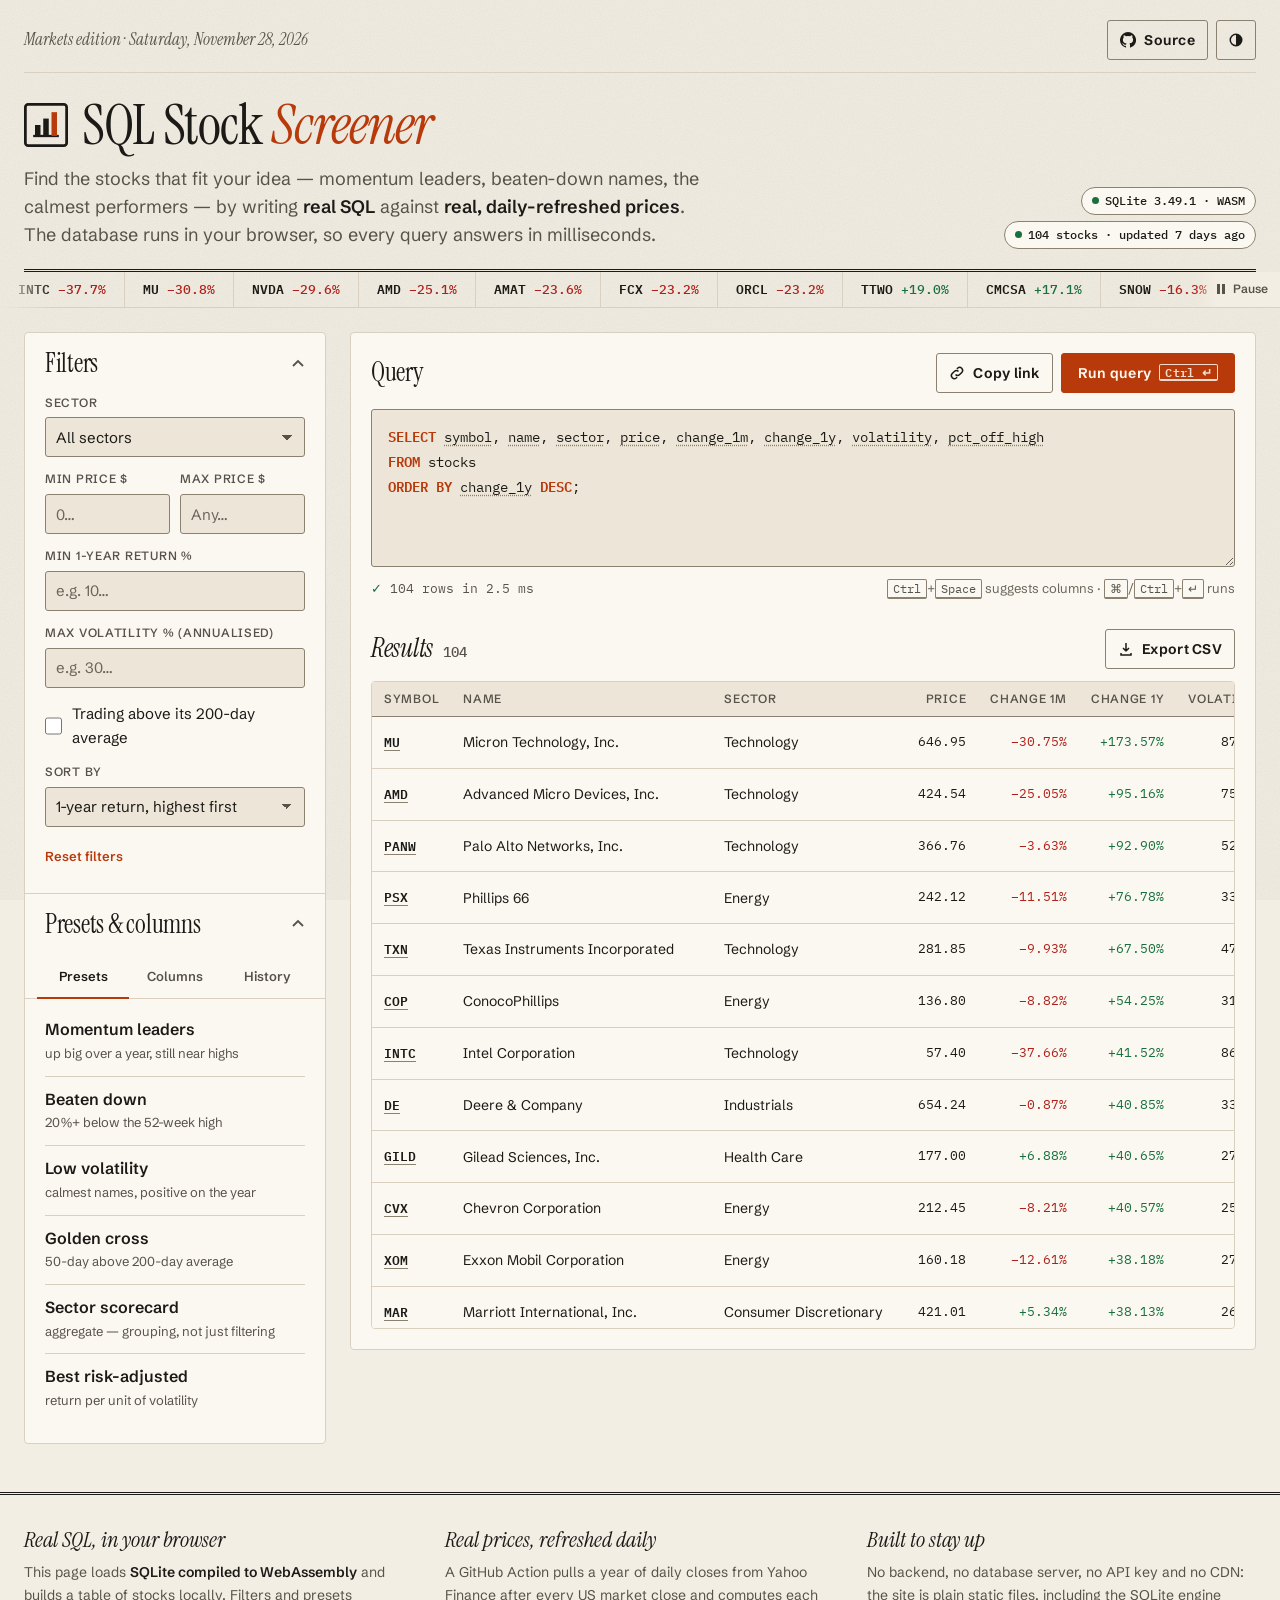
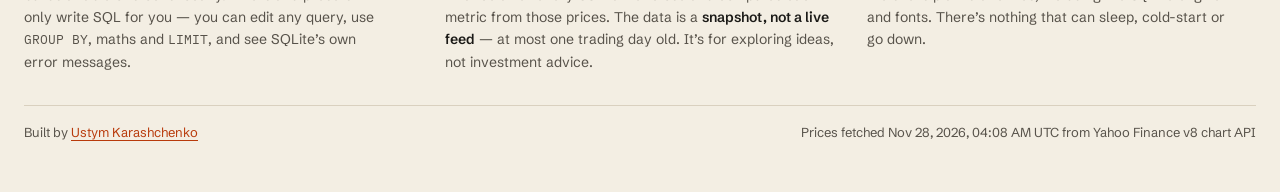
<file: index.html>
<!DOCTYPE html>
<html lang="en">
<head>
<meta charset="utf-8">
<meta name="viewport" content="width=device-width, initial-scale=1">
<title>SQL Stock Screener — query the market in your browser</title>
<meta name="description" content="Screen 100+ US large-caps with real SQL. SQLite runs in your browser via WebAssembly on daily-refreshed prices — no signup, no API key, no server.">
<link rel="canonical" href="https://karashchenkoustym.github.io/Updated-Stock-Screener/">
<meta name="theme-color" content="#F3EEE3" media="(prefers-color-scheme: light)">
<meta name="theme-color" content="#12110F" media="(prefers-color-scheme: dark)">

<meta property="og:type" content="website">
<meta property="og:title" content="SQL Stock Screener — query the market in your browser">
<meta property="og:description" content="Real SQL against real, daily-refreshed prices for 100+ US stocks. SQLite compiled to WebAssembly — nothing to install, nothing to sign up for.">
<meta property="og:url" content="https://karashchenkoustym.github.io/Updated-Stock-Screener/">
<meta property="og:image" content="https://karashchenkoustym.github.io/Updated-Stock-Screener/og-image.png">
<meta property="og:image:width" content="1200">
<meta property="og:image:height" content="630">
<meta name="twitter:card" content="summary_large_image">

<link rel="icon" href="favicon.svg" type="image/svg+xml">
<link rel="preload" href="fonts/instrument-serif-latin-400-normal.woff2" as="font" type="font/woff2" crossorigin>
<link rel="preload" href="fonts/ibm-plex-mono-latin-400-normal.woff2" as="font" type="font/woff2" crossorigin>
<link rel="stylesheet" href="css/style.css">
<script>
  // Apply a saved theme before first paint so there's no flash.
  try { const t = localStorage.getItem("theme"); if (t) document.documentElement.dataset.theme = t; } catch {}
</script>
<script type="application/ld+json">
{
  "@context": "https://schema.org",
  "@type": "WebApplication",
  "name": "SQL Stock Screener",
  "url": "https://karashchenkoustym.github.io/Updated-Stock-Screener/",
  "description": "A stock screener that runs real SQL against SQLite compiled to WebAssembly, entirely in the browser, on daily-refreshed prices for 100+ US large-caps.",
  "applicationCategory": "FinanceApplication",
  "operatingSystem": "Any (web browser)",
  "browserRequirements": "Requires JavaScript and WebAssembly",
  "offers": { "@type": "Offer", "price": "0", "priceCurrency": "USD" },
  "author": { "@type": "Person", "name": "Ustym Karashchenko", "url": "https://github.com/KarashchenkoUstym" }
}
</script>
</head>
<body>
<a class="skip-link" href="#sql">Skip to the SQL editor</a>

<header class="masthead">
  <div class="container">
    <div class="mast-top reveal" style="--d:0">
      <span class="dateline" id="dateline">Markets edition</span>
      <div class="mast-actions">
        <a class="btn" href="https://github.com/KarashchenkoUstym/Updated-Stock-Screener" rel="noopener">
          <svg viewBox="0 0 16 16" aria-hidden="true"><path fill="currentColor" d="M8 0a8 8 0 0 0-2.53 15.59c.4.07.55-.17.55-.38v-1.34c-2.23.48-2.7-1.07-2.7-1.07-.36-.92-.89-1.17-.89-1.17-.73-.5.05-.49.05-.49.8.06 1.23.83 1.23.83.72 1.22 1.87.87 2.33.66.07-.52.28-.87.5-1.07-1.78-.2-3.65-.89-3.65-3.95 0-.87.31-1.59.82-2.15-.08-.2-.36-1.02.08-2.12 0 0 .67-.22 2.2.82a7.6 7.6 0 0 1 4 0c1.53-1.04 2.2-.82 2.2-.82.44 1.1.16 1.92.08 2.12.51.56.82 1.28.82 2.15 0 3.07-1.87 3.75-3.66 3.95.29.25.54.73.54 1.48v2.2c0 .21.15.46.55.38A8 8 0 0 0 8 0Z"/></svg>
          Source
        </a>
        <button class="btn btn-icon" id="themeBtn" type="button" aria-label="Switch to night edition">
          <svg viewBox="0 0 16 16" aria-hidden="true"><path fill="currentColor" d="M8 1.5a6.5 6.5 0 1 0 0 13 6.5 6.5 0 0 0 0-13Zm0 1.5v10a5 5 0 0 1 0-10Z"/></svg>
        </button>
      </div>
    </div>

    <div class="mast-body">
      <div class="reveal" style="--d:1">
        <h1 class="title">
          <svg class="mark" viewBox="0 0 48 48" aria-hidden="true">
            <rect x="1.5" y="1.5" width="45" height="45" rx="3" fill="none" stroke="currentColor" stroke-width="3"/>
            <path d="M10 36h28" stroke="currentColor" stroke-width="2.5"/>
            <rect x="12" y="24" width="6" height="12" fill="currentColor"/>
            <rect x="21" y="17" width="6" height="19" fill="currentColor"/>
            <rect x="30" y="10" width="6" height="26" fill="var(--accent)"/>
          </svg>
          <span>SQL Stock <em>Screener</em></span>
        </h1>
        <p class="standfirst">
          Find the stocks that fit your idea — momentum leaders, beaten-down names, the calmest
          performers — by writing <strong>real SQL</strong> against <strong>real, daily-refreshed prices</strong>.
          The database runs in your browser, so every query answers in milliseconds.
        </p>
      </div>
      <div class="badges reveal" style="--d:2">
        <span class="badge" id="engineBadge">loading SQLite…</span>
        <span class="badge" id="dataBadge">loading data…</span>
      </div>
    </div>
  </div>

  <div class="ticker" id="ticker" hidden>
    <button class="ticker-pause" id="tickerPause" type="button"><svg viewBox="0 0 12 12" aria-hidden="true"><path fill="currentColor" d="M2 1h3v10H2zM7 1h3v10H7z"/></svg> Pause</button>
    <div class="ticker-track">
      <ul id="tickerList" aria-label="Biggest one-month moves"></ul>
      <ul id="tickerClone" aria-hidden="true"></ul>
    </div>
  </div>
</header>

<main class="container layout" id="main">
  <!-- ── Sidebar: filters build SQL; tabs feed the editor ── -->
  <aside class="sidebar panel reveal" style="--d:3" aria-label="Filters and query helpers">
    <details class="filters" id="filters" open>
      <summary>
        <h2 class="h2">Filters</h2>
        <svg class="chev" width="14" height="14" viewBox="0 0 14 14" aria-hidden="true"><path d="M2 5l5 5 5-5" fill="none" stroke="currentColor" stroke-width="1.8"/></svg>
      </summary>
      <div class="filters-body">
        <label class="field"><span class="label">Sector</span>
          <select id="fSector"><option value="">All sectors</option></select>
        </label>
        <div class="field-row">
          <label class="field"><span class="label">Min price $</span>
            <input type="number" id="fPriceMin" name="price_min" autocomplete="off" placeholder="0…" min="0" step="1" inputmode="decimal">
          </label>
          <label class="field"><span class="label">Max price $</span>
            <input type="number" id="fPriceMax" name="price_max" autocomplete="off" placeholder="Any…" min="0" step="1" inputmode="decimal">
          </label>
        </div>
        <label class="field"><span class="label">Min 1-year return %</span>
          <input type="number" id="fRet1y" name="min_return_1y" autocomplete="off" placeholder="e.g. 10…" step="1" inputmode="decimal">
        </label>
        <label class="field"><span class="label">Max volatility % (annualised)</span>
          <input type="number" id="fVol" name="max_volatility" autocomplete="off" placeholder="e.g. 30…" min="0" step="1" inputmode="decimal">
        </label>
        <label class="check">
          <input type="checkbox" id="fAboveSma"> Trading above its 200-day average
        </label>
        <label class="field"><span class="label">Sort by</span>
          <select id="fSort">
            <option value="change_1y DESC">1-year return, highest first</option>
            <option value="change_1y ASC">1-year return, lowest first</option>
            <option value="change_1m DESC">1-month return, highest first</option>
            <option value="volatility ASC">Volatility, calmest first</option>
            <option value="volatility DESC">Volatility, wildest first</option>
            <option value="pct_off_high ASC">Furthest below 52-week high</option>
            <option value="price DESC">Price, highest first</option>
            <option value="symbol ASC">Symbol A–Z</option>
          </select>
        </label>
        <button id="resetBtn" class="text-btn" type="button">Reset filters</button>
      </div>
    </details>

    <details class="filters helpers" id="helpers" open>
    <summary>
      <h2 class="h2">Presets &amp; columns</h2>
      <svg class="chev" width="14" height="14" viewBox="0 0 14 14" aria-hidden="true"><path d="M2 5l5 5 5-5" fill="none" stroke="currentColor" stroke-width="1.8"/></svg>
    </summary>
    <div class="tabs">
      <div class="tablist" role="tablist" aria-label="Query helpers">
        <button class="tab" role="tab" id="tab-presets" aria-controls="panel-presets" aria-selected="true" type="button">Presets</button>
        <button class="tab" role="tab" id="tab-columns" aria-controls="panel-columns" aria-selected="false" tabindex="-1" type="button">Columns</button>
        <button class="tab" role="tab" id="tab-history" aria-controls="panel-history" aria-selected="false" tabindex="-1" type="button">History</button>
      </div>

      <div class="tabpanel" role="tabpanel" id="panel-presets" aria-labelledby="tab-presets" tabindex="0">
        <ul class="list" id="presets"></ul>
      </div>

      <div class="tabpanel" role="tabpanel" id="panel-columns" aria-labelledby="tab-columns" tabindex="0" hidden>
        <p class="panel-note">Table <code>stocks</code> — one row per company. Select a column to insert it at the cursor.</p>
        <ul class="list" id="columns">
          <li><button class="list-btn" type="button" data-col="symbol"><span class="col-type">text</span><span class="col-name">symbol</span><span class="list-note">Ticker, e.g. AAPL. Primary key.</span></button></li>
          <li><button class="list-btn" type="button" data-col="name"><span class="col-type">text</span><span class="col-name">name</span><span class="list-note">Company name.</span></button></li>
          <li><button class="list-btn" type="button" data-col="sector"><span class="col-type">text</span><span class="col-name">sector</span><span class="list-note">One of the 11 GICS sectors, e.g. 'Health Care'.</span></button></li>
          <li><button class="list-btn" type="button" data-col="price"><span class="col-type">real</span><span class="col-name">price</span><span class="list-note">Latest close in US dollars.</span></button></li>
          <li><button class="list-btn" type="button" data-col="change_1m"><span class="col-type">real %</span><span class="col-name">change_1m</span><span class="list-note">Return over the last ~21 trading days.</span></button></li>
          <li><button class="list-btn" type="button" data-col="change_3m"><span class="col-type">real %</span><span class="col-name">change_3m</span><span class="list-note">Return over the last ~63 trading days.</span></button></li>
          <li><button class="list-btn" type="button" data-col="change_1y"><span class="col-type">real %</span><span class="col-name">change_1y</span><span class="list-note">Return over the last year.</span></button></li>
          <li><button class="list-btn" type="button" data-col="high_52w"><span class="col-type">real</span><span class="col-name">high_52w</span><span class="list-note">Highest price in the last 52 weeks.</span></button></li>
          <li><button class="list-btn" type="button" data-col="low_52w"><span class="col-type">real</span><span class="col-name">low_52w</span><span class="list-note">Lowest price in the last 52 weeks.</span></button></li>
          <li><button class="list-btn" type="button" data-col="pct_off_high"><span class="col-type">real %</span><span class="col-name">pct_off_high</span><span class="list-note">How far below the 52-week high. −25 means 25% under it.</span></button></li>
          <li><button class="list-btn" type="button" data-col="volatility"><span class="col-type">real %</span><span class="col-name">volatility</span><span class="list-note">How much the price swings: yearly standard deviation of daily returns. Under 25 is calm, over 50 is wild.</span></button></li>
          <li><button class="list-btn" type="button" data-col="avg_volume"><span class="col-type">int</span><span class="col-name">avg_volume</span><span class="list-note">Average shares traded per day over 30 days.</span></button></li>
          <li><button class="list-btn" type="button" data-col="sma50"><span class="col-type">real</span><span class="col-name">sma50</span><span class="list-note">Average close of the last 50 days — the short-term trend.</span></button></li>
          <li><button class="list-btn" type="button" data-col="sma200"><span class="col-type">real</span><span class="col-name">sma200</span><span class="list-note">Average close of the last 200 days — the long-term trend. <code>sma50 &gt; sma200</code> is a “golden cross”.</span></button></li>
        </ul>
      </div>

      <div class="tabpanel" role="tabpanel" id="panel-history" aria-labelledby="tab-history" tabindex="0" hidden>
        <div class="panel-head" style="margin:8px 0 0">
          <span class="label">Saved in this browser</span>
          <button id="clearHistoryBtn" class="text-btn" type="button">Clear</button>
        </div>
        <ul class="list" id="history"></ul>
      </div>
    </div>
    </details>
  </aside>

  <!-- ── Workspace: the SQL itself, then the results ── -->
  <section class="workspace panel reveal" style="--d:4" aria-labelledby="queryHeading">
    <div class="panel-head">
      <h2 class="h2" id="queryHeading">Query</h2>
      <div class="ws-actions">
        <button id="shareBtn" class="btn" type="button">
          <svg viewBox="0 0 16 16" aria-hidden="true"><path fill="none" stroke="currentColor" stroke-width="1.5" d="M6.5 9.5a3 3 0 0 0 4.2 0l2.3-2.3a3 3 0 0 0-4.2-4.2l-.9.9M9.5 6.5a3 3 0 0 0-4.2 0L3 8.8A3 3 0 0 0 7.2 13l.9-.9"/></svg>
          Copy link
        </button>
        <button id="runBtn" class="btn btn-primary" type="button" aria-describedby="editorHint">Run query <kbd id="runKbd">⌘↵</kbd></button>
      </div>
    </div>

    <label for="sql" class="visually-hidden">SQL query against the stocks table</label>
    <div class="editor" translate="no">
      <pre class="editor-hl" id="sqlHl" aria-hidden="true"><code></code></pre>
      <textarea id="sql" class="editor-input" spellcheck="false" autocapitalize="off" autocomplete="off"
        aria-autocomplete="list" aria-controls="acMenu" aria-describedby="editorHint"></textarea>
      <ul class="ac-menu" id="acMenu" role="listbox" aria-label="Suggestions" hidden></ul>
    </div>
    <div class="editor-foot">
      <div id="status" class="status" role="status"></div>
      <span class="hint" id="editorHint"><kbd>Ctrl</kbd>+<kbd>Space</kbd> suggests columns · <kbd>⌘</kbd>/<kbd>Ctrl</kbd>+<kbd>↵</kbd> runs</span>
    </div>

    <div class="results-head">
      <h2 class="h2" id="resultsHeading">Results<span class="count" id="resultCount"></span></h2>
      <button id="csvBtn" class="btn" type="button">
        <svg viewBox="0 0 16 16" aria-hidden="true"><path fill="none" stroke="currentColor" stroke-width="1.5" d="M8 2v8m0 0 3-3m-3 3L5 7M3 12v2h10v-2"/></svg>
        Export CSV
      </button>
    </div>
    <div class="table-wrap" role="region" aria-labelledby="resultsHeading" tabindex="0">
      <table id="results">
        <thead></thead>
        <tbody><tr><td class="empty">Loading the database…</td></tr></tbody>
      </table>
    </div>
    <noscript><p class="empty">The screener needs JavaScript and WebAssembly to run SQLite in your browser.</p></noscript>
  </section>
</main>

<footer class="colophon">
  <div class="container">
    <div class="colophon-grid">
      <section>
        <h2>Real SQL, in your browser</h2>
        <p>This page loads <strong>SQLite compiled to WebAssembly</strong> and builds a table of stocks locally. Filters and presets only write SQL for you — you can edit any query, use <code>GROUP BY</code>, maths and <code>LIMIT</code>, and see SQLite’s own error messages.</p>
      </section>
      <section>
        <h2>Real prices, refreshed daily</h2>
        <p>A GitHub Action pulls a year of daily closes from Yahoo Finance after every US market close and computes each metric from those prices. The data is a <strong>snapshot, not a live feed</strong> — at most one trading day old. It’s for exploring ideas, not investment advice.</p>
      </section>
      <section>
        <h2>Built to stay up</h2>
        <p>No backend, no database server, no API key and no CDN: the site is plain static files, including the SQLite engine and fonts. There’s nothing that can sleep, cold-start or go down.</p>
      </section>
    </div>
    <div class="byline">
      <span>Built by <a href="https://github.com/KarashchenkoUstym" rel="noopener">Ustym Karashchenko</a></span>
      <span id="footAsOf"></span>
    </div>
  </div>
</footer>

<!-- ── Per-stock detail ── -->
<div class="drawer-backdrop" id="drawerBackdrop" hidden></div>
<div class="drawer" id="drawer" role="dialog" aria-modal="true" aria-labelledby="drawerName" hidden>
  <div class="drawer-top">
    <span class="drawer-sym" id="drawerSym"></span>
    <button class="btn btn-icon" id="drawerClose" type="button" aria-label="Close stock details">
      <svg viewBox="0 0 16 16" aria-hidden="true"><path d="M3.5 3.5l9 9m0-9-9 9" stroke="currentColor" stroke-width="1.6"/></svg>
    </button>
  </div>
  <h2 id="drawerName"></h2>
  <p class="drawer-sector" id="drawerSector"></p>
  <div class="drawer-price">
    <span class="px" id="drawerPrice"></span>
    <span class="chg" id="drawerChg"></span>
    <span class="asof" id="drawerAsof"></span>
  </div>

  <div class="range-toggle" role="group" aria-label="Chart range">
    <button type="button" data-range="21" aria-pressed="false">1M</button>
    <button type="button" data-range="63" aria-pressed="false">3M</button>
    <button type="button" data-range="126" aria-pressed="false">6M</button>
    <button type="button" data-range="0" aria-pressed="true">1Y</button>
  </div>
  <figure class="chart" id="chart" style="margin:0">
    <figcaption class="visually-hidden" id="chartCaption"></figcaption>
  </figure>
  <ul class="legend">
    <li><i class="k-price"></i>Close</li>
    <li><i class="k-sma50"></i>50-day average</li>
    <li><i class="k-sma200"></i>200-day average</li>
  </ul>

  <div class="range52">
    <span class="label">52-week range</span>
    <div class="bar"><span class="dot" id="range52Dot"></span></div>
    <div class="ends"><span id="range52Lo"></span><span id="range52Hi"></span></div>
  </div>

  <dl class="stats" id="drawerStats"></dl>

  <div class="drawer-actions">
    <button class="btn" type="button" id="qSector">Compare with its sector <span aria-hidden="true">→</span></button>
    <button class="btn" type="button" id="qSimilar">Find stocks with similar volatility <span aria-hidden="true">→</span></button>
  </div>
  <p class="drawer-note">Daily closes from Yahoo Finance. Moving averages are computed from the same closes.</p>
</div>

<div class="visually-hidden" id="live" aria-live="polite"></div>

<script src="vendor/sql-wasm.js"></script>
<script src="js/editor.js"></script>
<script src="js/chart.js"></script>
<script src="js/app.js"></script>
</body>
</html>
</file>
<file: css/style.css>
/* SQL Stock Screener — "market broadsheet" design system. Source of truth: DESIGN.md.
   Contrast ratios computed with contrast-check.js; light value first, night edition in [brackets]. */

@font-face { font-family: "Instrument Serif"; src: url("../fonts/instrument-serif-latin-400-normal.woff2") format("woff2"); font-weight: 400; font-style: normal; font-display: swap; }
@font-face { font-family: "Instrument Serif"; src: url("../fonts/instrument-serif-latin-400-italic.woff2") format("woff2"); font-weight: 400; font-style: italic; font-display: swap; }
@font-face { font-family: "Schibsted Grotesk"; src: url("../fonts/schibsted-grotesk-latin-wght-normal.woff2") format("woff2"); font-weight: 400 900; font-style: normal; font-display: swap; }
@font-face { font-family: "IBM Plex Mono"; src: url("../fonts/ibm-plex-mono-latin-400-normal.woff2") format("woff2"); font-weight: 400; font-display: swap; }
@font-face { font-family: "IBM Plex Mono"; src: url("../fonts/ibm-plex-mono-latin-500-normal.woff2") format("woff2"); font-weight: 500; font-display: swap; }
@font-face { font-family: "IBM Plex Mono"; src: url("../fonts/ibm-plex-mono-latin-600-normal.woff2") format("woff2"); font-weight: 600; font-display: swap; }

/* ── Tokens: paper edition ───────────────────────────── */
:root {
  color-scheme: light;
  --paper: #F3EEE3;
  --sheet: #FBF8F1;
  --sheet-2: #EDE6D8;
  --highlight: #F4E4CC;
  --ink: #1B1A17;          /* 16.41:1 on sheet · 14.01:1 on sheet-2 */
  --ink-2: #57524A;        /* 7.30:1 on sheet · 6.24:1 on sheet-2 */
  --ink-3: #6B655B;        /* 5.44:1 on sheet · 4.65:1 on sheet-2 */
  --rule: #D9D0BF;         /* decorative only */
  --rule-strong: #8A8171;  /* 3.63:1 on sheet (UI boundary) */
  --accent: #B83A0B;       /* 5.43:1 on sheet · 4.98:1 on paper */
  --accent-hover: #97300A;
  --on-accent: #FFF8EE;    /* 5.46:1 on accent · 7.26:1 on hover */
  --focus: #B83A0B;
  --up: #17703D;           /* 5.79:1 on sheet · 4.91:1 on highlight */
  --down: #B0201A;         /* 6.45:1 on sheet · 5.48:1 on highlight */
  --warn: #7A5A00;         /* 5.14:1 on sheet-2 */
  --syn-kw: #B83A0B;       /* 4.64:1 on sheet-2 */
  --syn-str: #7A5A00;      /* 5.14:1 */
  --syn-num: #1F5B9E;      /* 5.55:1 · 6.49:1 on sheet */
  --syn-fn: #7B3C96;       /* 5.77:1 */
  --syn-com: #6B655B;      /* 4.65:1 */
  --shadow-1: 0 1px 2px rgba(58,42,20,.06), 0 1px 3px rgba(58,42,20,.06);
  --shadow-2: 0 4px 6px rgba(58,42,20,.12), 0 2px 4px rgba(58,42,20,.06);
  --shadow-3: 0 10px 30px rgba(58,42,20,.22), 0 4px 6px rgba(58,42,20,.06);
  --backdrop: rgba(27,26,23,.32);
  --grain-opacity: .05;
  --grain-blend: multiply;

  --serif: "Instrument Serif", "Iowan Old Style", "Palatino Linotype", Georgia, serif;
  --sans: "Schibsted Grotesk", "Avenir Next", "Segoe UI", sans-serif;
  --mono: "IBM Plex Mono", ui-monospace, "SF Mono", Menlo, monospace;
  --r-sm: 2px; --r-md: 3px; --r-lg: 4px;
  --ease: cubic-bezier(.2,.8,.2,1);
}

/* ── Tokens: night edition ───────────────────────────── */
@media (prefers-color-scheme: dark) {
  :root:not([data-theme="light"]) {
    color-scheme: dark;
    --paper: #12110F; --sheet: #1A1916; --sheet-2: #24221E; --highlight: #2F261B;
    --ink: #EFE9DC;         /* 14.53:1 on sheet */
    --ink-2: #B5AD9E;       /* 7.90:1 */
    --ink-3: #9C9484;       /* 5.85:1 · 5.28:1 on sheet-2 */
    --rule: #34312B; --rule-strong: #6F685C; /* 3.19:1 */
    --accent: #FF8047; --accent-hover: #FF9A6B; --on-accent: #1A0C04; --focus: #FF8047; /* 7.06:1 · 7.68:1 */
    --up: #4CC98C; --down: #FF6F61; --warn: #E3C46F; /* 8.41 · 6.44 · 9.37 */
    --syn-kw: #FF8047; --syn-str: #E3C46F; --syn-num: #82B6FF; --syn-fn: #CFA2F5; --syn-com: #9C9484;
    --shadow-1: 0 1px 2px rgba(0,0,0,.3), 0 1px 3px rgba(0,0,0,.3);
    --shadow-2: 0 4px 6px rgba(0,0,0,.45), 0 2px 4px rgba(0,0,0,.3);
    --shadow-3: 0 10px 30px rgba(0,0,0,.6), 0 4px 6px rgba(0,0,0,.3);
    --backdrop: rgba(0,0,0,.55); --grain-opacity: .06; --grain-blend: screen;
  }
}
:root[data-theme="dark"] {
  color-scheme: dark;
  --paper: #12110F; --sheet: #1A1916; --sheet-2: #24221E; --highlight: #2F261B;
  --ink: #EFE9DC; --ink-2: #B5AD9E; --ink-3: #9C9484;
  --rule: #34312B; --rule-strong: #6F685C;
  --accent: #FF8047; --accent-hover: #FF9A6B; --on-accent: #1A0C04; --focus: #FF8047;
  --up: #4CC98C; --down: #FF6F61; --warn: #E3C46F;
  --syn-kw: #FF8047; --syn-str: #E3C46F; --syn-num: #82B6FF; --syn-fn: #CFA2F5; --syn-com: #9C9484;
  --shadow-1: 0 1px 2px rgba(0,0,0,.3), 0 1px 3px rgba(0,0,0,.3);
  --shadow-2: 0 4px 6px rgba(0,0,0,.45), 0 2px 4px rgba(0,0,0,.3);
  --shadow-3: 0 10px 30px rgba(0,0,0,.6), 0 4px 6px rgba(0,0,0,.3);
  --backdrop: rgba(0,0,0,.55); --grain-opacity: .06; --grain-blend: screen;
}

/* ── Base ────────────────────────────────────────────── */
*, *::before, *::after { box-sizing: border-box; }
html { -webkit-text-size-adjust: 100%; }
body {
  margin: 0;
  background: var(--paper);
  color: var(--ink);
  font: 400 .9375rem/1.6 var(--sans);
  -webkit-font-smoothing: antialiased;
  min-height: 100vh;
}
/* newsprint grain */
body::before {
  content: ""; position: fixed; inset: 0; pointer-events: none; z-index: 0;
  opacity: var(--grain-opacity); mix-blend-mode: var(--grain-blend);
  background-image: url("data:image/svg+xml,%3Csvg xmlns='http://www.w3.org/2000/svg' width='220' height='220'%3E%3Cfilter id='n'%3E%3CfeTurbulence type='fractalNoise' baseFrequency='.85' numOctaves='3' stitchTiles='stitch'/%3E%3CfeColorMatrix values='0 0 0 0 0 0 0 0 0 0 0 0 0 0 0 0 0 0 .9 0'/%3E%3C/filter%3E%3Crect width='100%25' height='100%25' filter='url(%23n)'/%3E%3C/svg%3E");
}
body > * { position: relative; z-index: 1; }

a { color: var(--accent); text-underline-offset: 3px; }
a:hover { color: var(--accent-hover); }
:focus-visible { outline: 2px solid var(--focus); outline-offset: 2px; }
button { font: inherit; color: inherit; }
code, kbd { font-family: var(--mono); font-size: .92em; }
kbd {
  padding: 1px 5px; border: 1px solid var(--rule-strong); border-bottom-width: 2px;
  border-radius: var(--r-sm); background: var(--sheet); color: var(--ink-2); font-size: .75rem;
}
.visually-hidden {
  position: absolute !important; width: 1px; height: 1px; overflow: hidden;
  clip: rect(0 0 0 0); white-space: nowrap;
}
.skip-link {
  position: absolute; left: 12px; top: -60px; z-index: 100;
  background: var(--accent); color: var(--on-accent); padding: 10px 16px;
  border-radius: var(--r-md); font-weight: 650; text-decoration: none;
}
.skip-link:focus { top: 12px; color: var(--on-accent); }

.container { max-width: 1480px; margin: 0 auto; padding: 0 24px; }

/* ── Masthead ────────────────────────────────────────── */
.masthead { padding: 20px 0 0; }
.mast-top {
  display: flex; justify-content: space-between; align-items: center; gap: 12px; flex-wrap: wrap;
  padding-bottom: 12px; border-bottom: 1px solid var(--rule);
  font-size: .8125rem; color: var(--ink-2);
}
.dateline { font-family: var(--serif); font-style: italic; font-size: 1.0625rem; color: var(--ink-2); }
.mast-actions { display: flex; gap: 8px; align-items: center; }
.mast-body {
  display: grid; grid-template-columns: minmax(0, 1fr) auto; gap: 16px 32px; align-items: end;
  padding: 24px 0 20px;
  border-bottom: 3px double var(--ink);
}
.title {
  margin: 0; font: 400 3.5rem/1 var(--serif); letter-spacing: -.02em; color: var(--ink);
  display: flex; align-items: center; gap: 14px;
}
.title .mark { width: 44px; height: 44px; flex: none; }
.title em { font-style: italic; color: var(--accent); }
.standfirst { margin: 12px 0 0; max-width: 62ch; font-size: 1.125rem; line-height: 1.55; color: var(--ink-2); }
.standfirst strong { color: var(--ink); font-weight: 600; }
.badges { display: flex; flex-direction: column; align-items: flex-end; gap: 6px; }

.badge {
  display: inline-flex; align-items: center; gap: 6px;
  font: 500 .75rem/1 var(--mono);
  padding: 7px 10px; border-radius: 9999px;
  border: 1px solid var(--rule-strong); background: var(--sheet); color: var(--ink-2);
  white-space: nowrap;
}
.badge::before { content: ""; width: 7px; height: 7px; border-radius: 50%; background: var(--rule-strong); }
.badge.ready::before { background: var(--up); }
.badge.ready { color: var(--ink); }
.badge.error { color: var(--down); border-color: var(--down); }
.badge.error::before { background: var(--down); }
.badge.stale { color: var(--warn); border-color: var(--warn); background: var(--sheet-2); }
.badge.stale::before { background: var(--warn); }

/* ── Ticker ──────────────────────────────────────────── */
.ticker {
  border-bottom: 1px solid var(--rule); overflow: hidden;
  font: 500 .8125rem/1 var(--mono); color: var(--ink-2);
  /* Left edge only: a right-edge fade would also fade the Pause button, which has its own gradient. */
  -webkit-mask-image: linear-gradient(90deg, transparent, #000 4%);
          mask-image: linear-gradient(90deg, transparent, #000 4%);
}
.ticker-track { display: flex; width: max-content; animation: ticker 80s linear infinite; }
.ticker:hover .ticker-track, .ticker:focus-within .ticker-track { animation-play-state: paused; }
.ticker ul { display: flex; margin: 0; padding: 0; list-style: none; }
.ticker li { padding: 11px 18px; border-right: 1px solid var(--rule); white-space: nowrap; }
.ticker button {
  background: none; border: 0; padding: 0; cursor: pointer; font: inherit; color: inherit;
}
.ticker button:hover .t-sym { color: var(--accent); }
.t-sym { color: var(--ink); font-weight: 600; margin-right: 8px; }
.ticker .chg { font-size: inherit; }
@keyframes ticker { to { transform: translateX(-50%); } }

/* ── Layout ──────────────────────────────────────────── */
.layout {
  display: grid; grid-template-columns: minmax(280px, 3fr) 9fr; gap: 24px;
  padding-top: 24px; padding-bottom: 48px; align-items: start;
}
.panel { background: var(--sheet); border: 1px solid var(--rule); border-radius: var(--r-lg); }
.panel-pad { padding: 20px; }
.panel-head { display: flex; justify-content: space-between; align-items: baseline; gap: 12px; margin-bottom: 16px; }
.h2 { margin: 0; font: 400 1.625rem/1.15 var(--serif); letter-spacing: -.01em; }
.h2 em { font-style: italic; }
.label {
  font: 550 .75rem/1.4 var(--sans); letter-spacing: .06em; text-transform: uppercase; color: var(--ink-2);
}

/* ── Sidebar / filters ───────────────────────────────── */
.sidebar { position: sticky; top: 16px; }
.filters summary {
  list-style: none; cursor: pointer; display: flex; justify-content: space-between; align-items: center;
  padding: 16px 20px; min-height: 44px;
}
.filters summary::-webkit-details-marker { display: none; }
.filters summary .chev { transition: transform .2s var(--ease); color: var(--ink-2); }
.filters[open] summary .chev { transform: rotate(180deg); }
.filters-body { padding: 0 20px 20px; }
.helpers { border-top: 1px solid var(--rule); }
.helpers .tabs { border-top: 0; }
/* The whole row opens the drawer; the symbol button just needs a comfortable hit area. */
td .row-btn { padding: 6px 0; }
.field { display: block; margin-bottom: 14px; }
.field > .label { display: block; margin-bottom: 6px; }
.field-row { display: grid; grid-template-columns: 1fr 1fr; gap: 10px; }

input[type="number"], select, .editor-input, .editor-hl {
  font-size: .9375rem;
}
input[type="number"], select {
  width: 100%; min-height: 40px; padding: 8px 10px;
  background: var(--sheet-2); color: var(--ink);
  border: 1px solid var(--rule-strong); border-radius: var(--r-md);
  font-family: var(--sans);
}
input::placeholder, textarea::placeholder { color: var(--ink-3); opacity: 1; }
input[type="number"]:focus-visible, select:focus-visible { outline-offset: 1px; border-color: var(--focus); }
select {
  appearance: none; padding-right: 32px; cursor: pointer;
  background-image: linear-gradient(45deg, transparent 50%, var(--ink-2) 50%), linear-gradient(135deg, var(--ink-2) 50%, transparent 50%);
  background-position: calc(100% - 17px) 50%, calc(100% - 12px) 50%;
  background-size: 5px 5px; background-repeat: no-repeat;
}
.check {
  display: flex; align-items: center; gap: 10px; min-height: 40px; margin-bottom: 14px; cursor: pointer;
  font-size: .9375rem;
}
.check input { width: 18px; height: 18px; margin: 0; accent-color: var(--accent); }

/* ── Buttons ─────────────────────────────────────────── */
.btn {
  display: inline-flex; align-items: center; justify-content: center; gap: 8px;
  min-height: 40px; padding: 8px 12px; border-radius: var(--r-md);
  font: 650 .875rem/1 var(--sans); letter-spacing: .02em; cursor: pointer; text-decoration: none;
  border: 1px solid var(--rule-strong); background: transparent; color: var(--ink);
  transition: background-color .15s, border-color .15s, color .15s, box-shadow .15s, transform .1s;
}
.btn:hover { background: var(--sheet-2); border-color: var(--ink); color: var(--ink); }
.btn:active { background: var(--highlight); transform: translateY(1px); }
.btn-primary { background: var(--accent); border-color: var(--accent); color: var(--on-accent); padding: 10px 16px; }
.btn-primary:hover { background: var(--accent-hover); border-color: var(--accent-hover); color: var(--on-accent); box-shadow: var(--shadow-1); }
.btn-primary:active { background: var(--accent-hover); box-shadow: none; }
.btn-primary kbd { background: transparent; border-color: currentColor; color: inherit; opacity: .85; }
.btn:disabled { opacity: .5; cursor: not-allowed; }
.btn-icon { width: 40px; padding: 0; }
.btn svg { width: 16px; height: 16px; flex: none; }
.text-btn {
  background: none; border: 0; padding: 4px 0; min-height: 32px; cursor: pointer;
  color: var(--accent); font: 600 .8125rem/1 var(--sans);
}
.text-btn:hover { color: var(--accent-hover); text-decoration: underline; text-underline-offset: 3px; }

/* ── Tabs ────────────────────────────────────────────── */
.tabs { border-top: 1px solid var(--rule); }
.tablist { display: flex; border-bottom: 1px solid var(--rule); padding: 0 12px; }
.tab {
  flex: 1; min-height: 44px; padding: 12px 8px; background: none; border: 0;
  border-bottom: 2px solid transparent; margin-bottom: -1px; cursor: pointer;
  font: 600 .8125rem/1 var(--sans); color: var(--ink-2);
}
.tab:hover { color: var(--ink); }
.tab[aria-selected="true"] { color: var(--ink); border-bottom-color: var(--accent); }
.tabpanel { padding: 8px 20px 20px; max-height: min(52vh, 560px); overflow-y: auto; }
.tabpanel:focus-visible { outline-offset: -2px; }

.list { list-style: none; margin: 0; padding: 0; }
.list-btn {
  display: block; width: 100%; text-align: left; padding: 12px 0; background: none; border: 0;
  border-bottom: 1px solid var(--rule); cursor: pointer;
}
.list li:last-child .list-btn { border-bottom: 0; }
.list-btn:hover .list-title { color: var(--accent); }
.list-title { display: block; font-weight: 600; font-size: 1rem; line-height: 1.35; transition: color .15s; }
.list-note { display: block; font-size: .8125rem; color: var(--ink-2); margin-top: 2px; }
.list-code {
  display: block; font: .75rem/1.5 var(--mono); color: var(--ink-3);
  white-space: nowrap; overflow: hidden; text-overflow: ellipsis; margin-top: 2px;
}
.col-name { font-family: var(--mono); font-weight: 600; font-size: .875rem; }
.col-type { float: right; font: 500 .6875rem/1.8 var(--mono); color: var(--ink-3); text-transform: uppercase; }
.panel-note { font-size: .8125rem; color: var(--ink-2); margin: 8px 0 4px; }
.empty-note { font-size: .875rem; color: var(--ink-2); padding: 12px 0; }

/* ── Workspace / editor ──────────────────────────────── */
.workspace { padding: 20px; min-width: 0; }
.ws-actions { display: flex; gap: 8px; flex-wrap: wrap; }
.editor {
  position: relative; border: 1px solid var(--rule-strong); border-radius: var(--r-md);
  background: var(--sheet-2);
}
.editor:focus-within { border-color: var(--focus); outline: 2px solid var(--focus); outline-offset: 1px; }
.editor-hl, .editor-input {
  margin: 0; padding: 14px 16px; min-height: 156px;
  font: 400 .875rem/1.65 var(--mono); letter-spacing: 0; tab-size: 2;
  white-space: pre-wrap; overflow-wrap: anywhere; word-break: normal;
}
.editor-hl {
  position: absolute; inset: 0; overflow: hidden; pointer-events: none; color: var(--ink);
}
/* The overlay must match the textarea glyph for glyph, or the caret drifts away from the text.
   The global `code { font-size: .92em }` rule would otherwise shrink it. */
.editor-hl code { font: inherit; letter-spacing: inherit; }
.editor-input {
  position: relative; display: block; width: 100%; resize: vertical;
  background: transparent; color: transparent; caret-color: var(--ink);
  border: 0; outline: none; max-height: 60vh;
}
.editor-input::selection { background: color-mix(in srgb, var(--accent) 28%, transparent); color: transparent; }
.tok-kw { color: var(--syn-kw); font-weight: 600; }
.tok-str { color: var(--syn-str); }
.tok-num { color: var(--syn-num); }
.tok-fn { color: var(--syn-fn); }
.tok-com { color: var(--syn-com); font-style: italic; }
.tok-col { color: var(--ink); text-decoration: underline dotted var(--rule-strong); text-underline-offset: 3px; }

.ac-menu {
  position: absolute; z-index: 20; min-width: 240px; max-width: 360px; max-height: 240px; overflow-y: auto;
  margin: 0; padding: 4px; list-style: none;
  background: var(--sheet); border: 1px solid var(--rule-strong); border-radius: var(--r-md); box-shadow: var(--shadow-2);
}
.ac-menu li {
  display: flex; justify-content: space-between; gap: 16px; padding: 7px 10px; border-radius: var(--r-sm);
  font: .8125rem/1.3 var(--mono); cursor: pointer;
}
.ac-menu li[aria-selected="true"] { background: var(--highlight); }
.ac-kind { font: 550 .6875rem/1.3 var(--sans); letter-spacing: .06em; text-transform: uppercase; color: var(--ink-3); }

.editor-foot {
  display: flex; justify-content: space-between; align-items: center; gap: 12px; flex-wrap: wrap;
  margin-top: 10px; min-height: 24px;
}
.status { font: .8125rem/1.4 var(--mono); color: var(--ink-2); white-space: pre-wrap; }
.status.ok { color: var(--ink-2); }
.status.ok::before { content: "✓ "; color: var(--up); }
.status.err { color: var(--down); }
.status.err::before { content: "✕ "; }
.hint { font-size: .8125rem; color: var(--ink-3); }

/* ── Results ─────────────────────────────────────────── */
.results-head { display: flex; justify-content: space-between; align-items: baseline; gap: 12px; margin: 28px 0 12px; }
.results-head .h2 { font-style: italic; }
.count { font: 500 .875rem/1 var(--mono); color: var(--ink-2); margin-left: 10px; font-style: normal; }
.table-wrap {
  overflow: auto; max-height: 72vh; border: 1px solid var(--rule); border-radius: var(--r-lg);
  background: var(--sheet);
}
table { border-collapse: separate; border-spacing: 0; width: 100%; font-size: .8125rem; }
thead th {
  position: sticky; top: 0; z-index: 2; background: var(--sheet-2);
  text-align: left; padding: 10px 12px; white-space: nowrap;
  font: 550 .75rem/1.2 var(--sans); letter-spacing: .06em; text-transform: uppercase; color: var(--ink-2);
  border-bottom: 1px solid var(--rule-strong);
}
thead th.num { text-align: right; }
tbody td {
  padding: 9px 12px; border-bottom: 1px solid var(--rule); white-space: nowrap;
  font-family: var(--mono); font-variant-numeric: tabular-nums;
}
/* tabular-nums also fixes the width of "," and "." — turn it off for prose cells. */
tbody td.txt { font-family: var(--sans); font-size: .875rem; font-variant-numeric: normal; }
tbody tr:last-child td { border-bottom: 0; }
td.num { text-align: right; }
td.up { color: var(--up); }
td.down { color: var(--down); }
th.sym, td.sym { position: sticky; left: 0; z-index: 1; background: var(--sheet); }
thead th.sym { z-index: 3; background: var(--sheet-2); }
td.sym { font-weight: 600; }
tbody tr.clickable { cursor: pointer; }
tbody tr.clickable:hover td, tbody tr.clickable:focus-within td { background: var(--highlight); }
tbody tr.selected td { background: var(--highlight); }
tbody tr.selected td:first-child { box-shadow: inset 3px 0 0 var(--accent); }
.row-btn {
  background: none; border: 0; padding: 0; cursor: pointer; font: inherit; color: var(--ink);
  text-decoration: underline; text-decoration-color: var(--rule-strong); text-underline-offset: 3px;
}
.row-btn:hover { color: var(--accent); text-decoration-color: currentColor; }
.empty { padding: 40px 16px; text-align: center; color: var(--ink-2); font-family: var(--sans); white-space: normal; }

/* ── Colophon ────────────────────────────────────────── */
.colophon { border-top: 3px double var(--ink); padding: 32px 0 48px; }
.colophon-grid { display: grid; grid-template-columns: repeat(3, minmax(0, 1fr)); gap: 32px; }
.colophon h2 { margin: 0 0 8px; font: italic 400 1.375rem/1.2 var(--serif); }
.colophon p { margin: 0 0 8px; color: var(--ink-2); font-size: .875rem; max-width: 52ch; }
.colophon p strong { color: var(--ink); font-weight: 600; }
.byline { margin-top: 24px; padding-top: 16px; border-top: 1px solid var(--rule); font-size: .8125rem; color: var(--ink-2); display: flex; justify-content: space-between; flex-wrap: wrap; gap: 8px; }

/* ── Detail drawer ───────────────────────────────────── */
.drawer-backdrop {
  position: fixed; inset: 0; z-index: 40; background: var(--backdrop);
  animation: fade .2s var(--ease) both;
}
.drawer {
  position: fixed; top: 0; right: 0; bottom: 0; z-index: 50;
  width: min(480px, 100vw); overflow-y: auto; overscroll-behavior: contain;
  background: var(--sheet); border-left: 1px solid var(--rule-strong); box-shadow: var(--shadow-3);
  padding: 20px 24px 32px;
  animation: slide-in .32s var(--ease) both;
}
.drawer-top { display: flex; justify-content: space-between; align-items: center; gap: 12px; }
.drawer-sym { font: 600 .875rem/1 var(--mono); color: var(--ink-2); letter-spacing: .04em; }
.drawer h2 { margin: 12px 0 4px; font: 400 2.5rem/1.05 var(--serif); letter-spacing: -.015em; }
.drawer-sector { margin: 0; color: var(--ink-2); font-size: .875rem; }
.drawer-price { display: flex; align-items: baseline; gap: 12px; margin: 20px 0 4px; flex-wrap: wrap; }
.drawer-price .px { font: 500 2rem/1 var(--mono); font-variant-numeric: tabular-nums; }
.chg { font: 500 .9375rem/1 var(--mono); }
.chg.up { color: var(--up); }
.chg.down { color: var(--down); }
.asof { font-size: .75rem; color: var(--ink-3); }

.range-toggle { display: flex; gap: 4px; margin: 18px 0 8px; }
.range-toggle button {
  min-height: 32px; min-width: 44px; padding: 4px 10px; border: 1px solid var(--rule-strong); background: transparent;
  border-radius: var(--r-md); font: 500 .75rem/1 var(--mono); color: var(--ink-2); cursor: pointer;
}
.range-toggle button[aria-pressed="true"] { background: var(--ink); border-color: var(--ink); color: var(--sheet); }
.chart { position: relative; margin: 0 -4px; }
.chart svg { display: block; width: 100%; height: auto; overflow: visible; }
.chart .grid line { stroke: var(--rule); stroke-width: 1; }
.chart .axis text { fill: var(--ink-3); font: 400 11px var(--mono); }
.chart .l-price { fill: none; stroke: var(--ink); stroke-width: 1.6; stroke-linejoin: round; }
.chart .l-area { fill: color-mix(in srgb, var(--ink) 6%, transparent); }
.chart .l-sma50 { fill: none; stroke: var(--accent); stroke-width: 1.3; }
.chart .l-sma200 { fill: none; stroke: var(--syn-num); stroke-width: 1.3; stroke-dasharray: 5 4; }
.chart .l-sma50, .chart .l-sma200, .chart .l-price { stroke-dasharray-offset: 0; }
.chart .cursor line { stroke: var(--ink-2); stroke-width: 1; stroke-dasharray: 2 3; }
.chart .cursor circle { fill: var(--sheet); stroke: var(--ink); stroke-width: 1.5; }
.chart-tip {
  position: absolute; top: 0; pointer-events: none; transform: translateX(-50%);
  background: var(--ink); color: var(--sheet); font: 500 .75rem/1.3 var(--mono);
  padding: 5px 8px; border-radius: var(--r-sm); white-space: nowrap;
}
.legend { display: flex; gap: 16px; flex-wrap: wrap; margin: 8px 0 0; padding: 0; list-style: none; font-size: .75rem; color: var(--ink-2); }
.legend li { display: flex; align-items: center; gap: 6px; }
.legend i { width: 18px; height: 0; border-top: 2px solid; display: inline-block; }
.legend .k-price { border-color: var(--ink); }
.legend .k-sma50 { border-color: var(--accent); }
.legend .k-sma200 { border-color: var(--syn-num); border-top-style: dashed; }

.range52 { margin: 24px 0 8px; }
.range52 .bar { position: relative; height: 6px; background: var(--sheet-2); border: 1px solid var(--rule-strong); border-radius: 9999px; margin: 10px 0 6px; }
.range52 .dot { position: absolute; top: 50%; width: 14px; height: 14px; border-radius: 50%; background: var(--accent); border: 2px solid var(--sheet); transform: translate(-50%, -50%); box-shadow: var(--shadow-1); }
.range52 .ends { display: flex; justify-content: space-between; font: .75rem/1 var(--mono); color: var(--ink-2); }

.stats { display: grid; grid-template-columns: 1fr 1fr; gap: 10px; margin: 20px 0; }
.stat { background: var(--sheet-2); border: 1px solid var(--rule); border-radius: var(--r-md); padding: 12px; margin: 0; }
.stat dt { font: 550 .6875rem/1.4 var(--sans); letter-spacing: .06em; text-transform: uppercase; color: var(--ink-2); }
.stat dd { margin: 4px 0 0; font: 500 1.125rem/1.2 var(--mono); font-variant-numeric: tabular-nums; }
.stat dd.up { color: var(--up); }
.stat dd.down { color: var(--down); }
.drawer-actions { display: flex; flex-direction: column; gap: 8px; }
.drawer-actions .btn { justify-content: space-between; width: 100%; }
.drawer-note { font-size: .75rem; color: var(--ink-3); margin-top: 16px; }

/* ── Toast ───────────────────────────────────────────── */
.toast {
  position: fixed; left: 50%; bottom: 24px; z-index: 60; transform: translateX(-50%);
  background: var(--ink); color: var(--sheet); padding: 10px 16px; border-radius: var(--r-md);
  font: 600 .875rem/1 var(--sans); box-shadow: var(--shadow-2);
  animation: rise .25s var(--ease) both;
}

/* ── 404 ─────────────────────────────────────────────── */
.notfound { min-height: 70vh; display: grid; place-content: center; text-align: center; padding: 48px 24px; }
.notfound .code { font: 400 7rem/1 var(--serif); font-style: italic; color: var(--accent); margin: 0; }
.notfound p { color: var(--ink-2); max-width: 44ch; margin: 12px auto 24px; }

/* ── Motion ──────────────────────────────────────────── */
.reveal { animation: rise .7s var(--ease) both; animation-delay: calc(var(--d, 0) * 80ms); }
@keyframes rise { from { opacity: 0; transform: translateY(10px); } to { opacity: 1; transform: none; } }
@keyframes fade { from { opacity: 0; } }
@keyframes slide-in { from { transform: translateX(100%); } }
tbody tr.fresh { animation: fade .35s ease both; }

@media (prefers-reduced-motion: reduce) {
  *, *::before, *::after { animation-duration: .001ms !important; animation-iteration-count: 1 !important; transition-duration: .001ms !important; }
  .ticker { overflow-x: auto; }
  .ticker-track { animation: none !important; }
}

/* ── Responsive ──────────────────────────────────────── */
@media (max-width: 1279px) {
  .colophon-grid { grid-template-columns: 1fr 1fr; }
}
@media (max-width: 1023px) {
  .layout { grid-template-columns: 1fr; }
  .sidebar { position: static; }
  .btn, .tab, input[type="number"], select { min-height: 44px; }
  .title { font-size: 3rem; }
  .drawer h2 { font-size: 2.25rem; }
  .tabpanel { max-height: none; }
}
@media (max-width: 639px) {
  body { font-size: 1rem; }
  .container { padding: 0 16px; }
  .title { font-size: 2.25rem; gap: 10px; }
  .title .mark { width: 32px; height: 32px; }
  .mast-body { grid-template-columns: 1fr; padding: 16px 0; }
  .standfirst { font-size: 1rem; }
  .badges { flex-direction: row; flex-wrap: wrap; align-items: flex-start; }
  .h2 { font-size: 1.375rem; }
  .drawer h2 { font-size: 1.875rem; }
  .ticker { display: none; }
  .workspace { padding: 16px; }
  input[type="number"], select, .editor-hl, .editor-input { font-size: 1rem; }
  .field-row { grid-template-columns: 1fr 1fr; }
  .colophon-grid { grid-template-columns: 1fr; gap: 24px; }
  .drawer { width: 100vw; border-left: 0; padding: 16px 16px 32px; }
  .stats { grid-template-columns: 1fr 1fr; }
  .results-head { flex-wrap: wrap; }
}

/* ── Interaction polish (web interface guidelines pass) ── */
button, a, summary, select, input, textarea, .tab { touch-action: manipulation; }
.h2, .title, .drawer h2, .colophon h2 { text-wrap: balance; }
.standfirst, .list-note, .colophon p { text-wrap: pretty; }
#resultsHeading, #queryHeading { scroll-margin-top: 16px; }
@media (max-width: 1023px) { .text-btn { min-height: 44px; } }
.drawer { padding-bottom: max(32px, env(safe-area-inset-bottom)); }

/* Two classes so this beats `.ticker button { background: none }`, which would make the text show through. */
.ticker .ticker-pause {
  position: absolute; right: 0; top: 0; bottom: 0; z-index: 2;
  display: flex; align-items: center; gap: 6px; padding: 0 12px 0 20px; border: 0; cursor: pointer;
  background: linear-gradient(90deg, transparent, var(--paper) 30%);
  font: 600 .75rem/1 var(--sans); color: var(--ink-2);
}
.ticker-pause:hover { color: var(--accent); }
.ticker-pause svg { width: 12px; height: 12px; }
.ticker.paused .ticker-track { animation-play-state: paused; }
.ticker { position: relative; }
</file>
